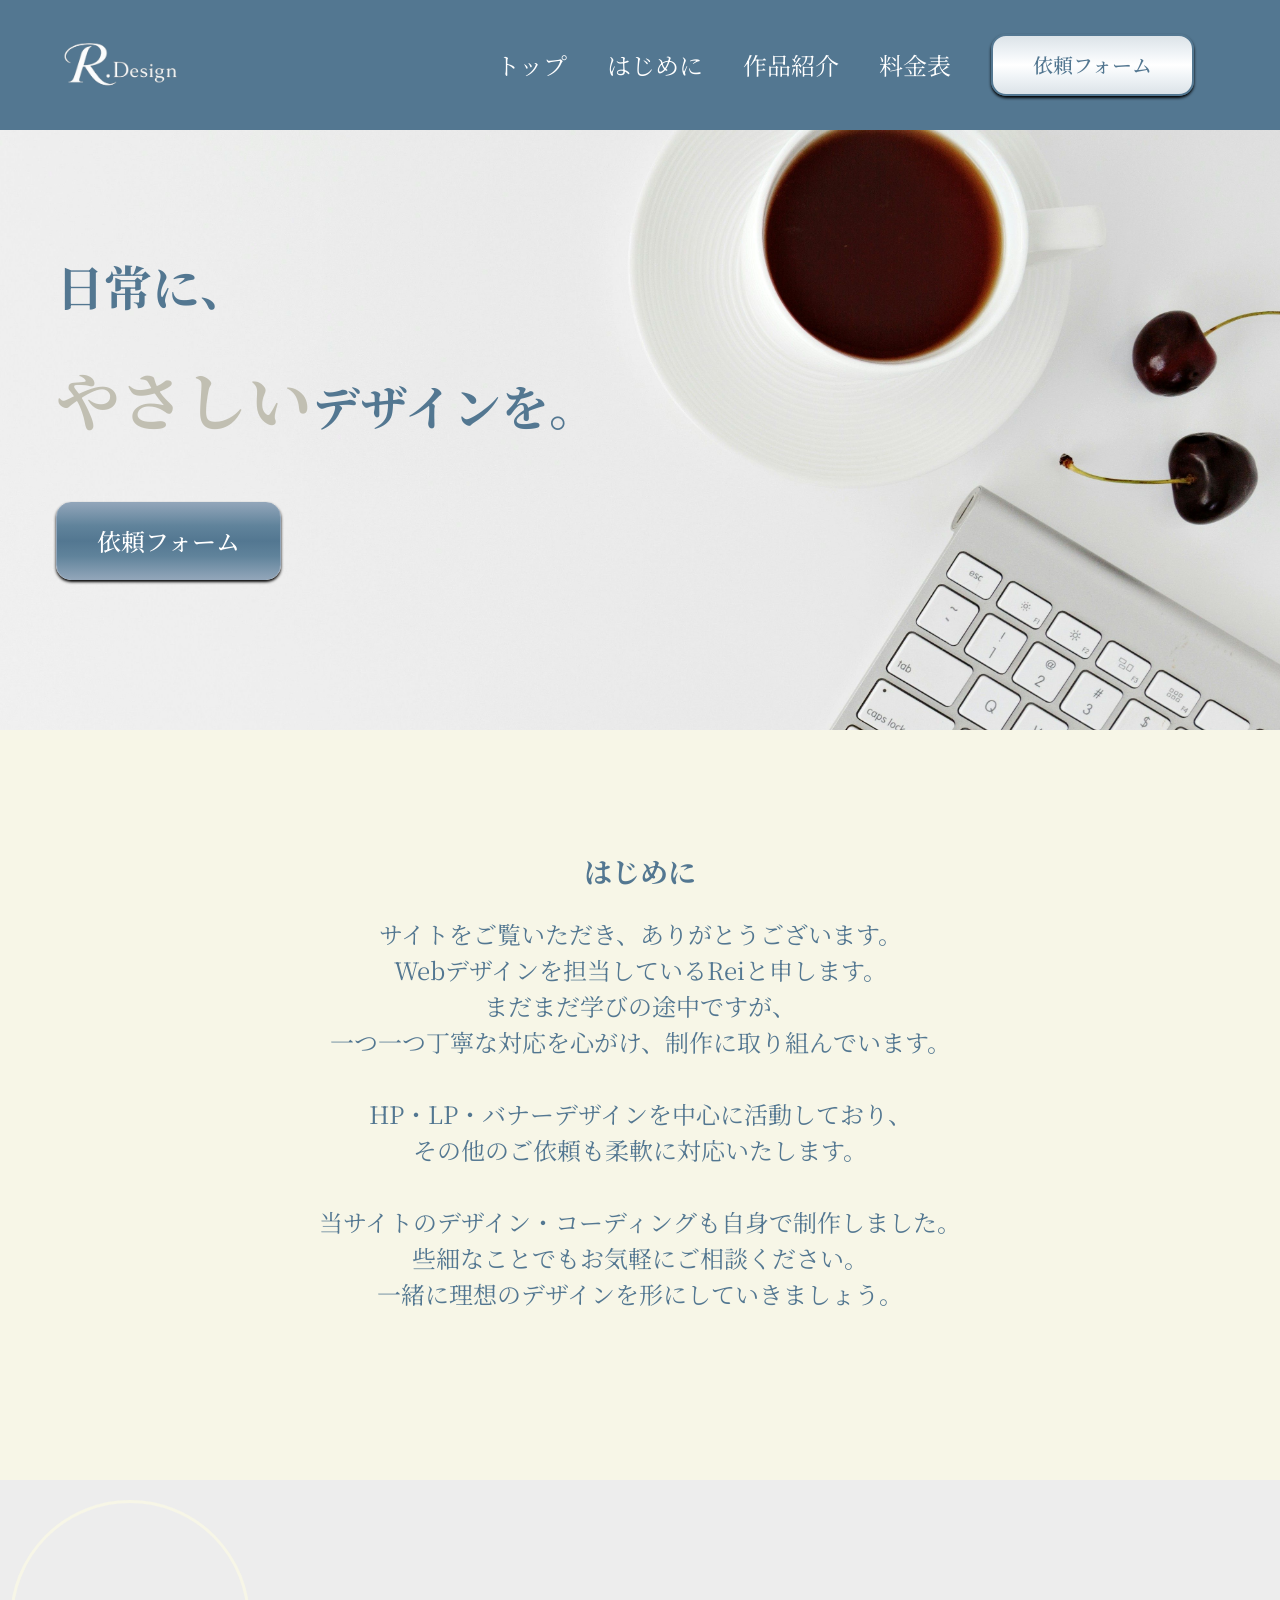
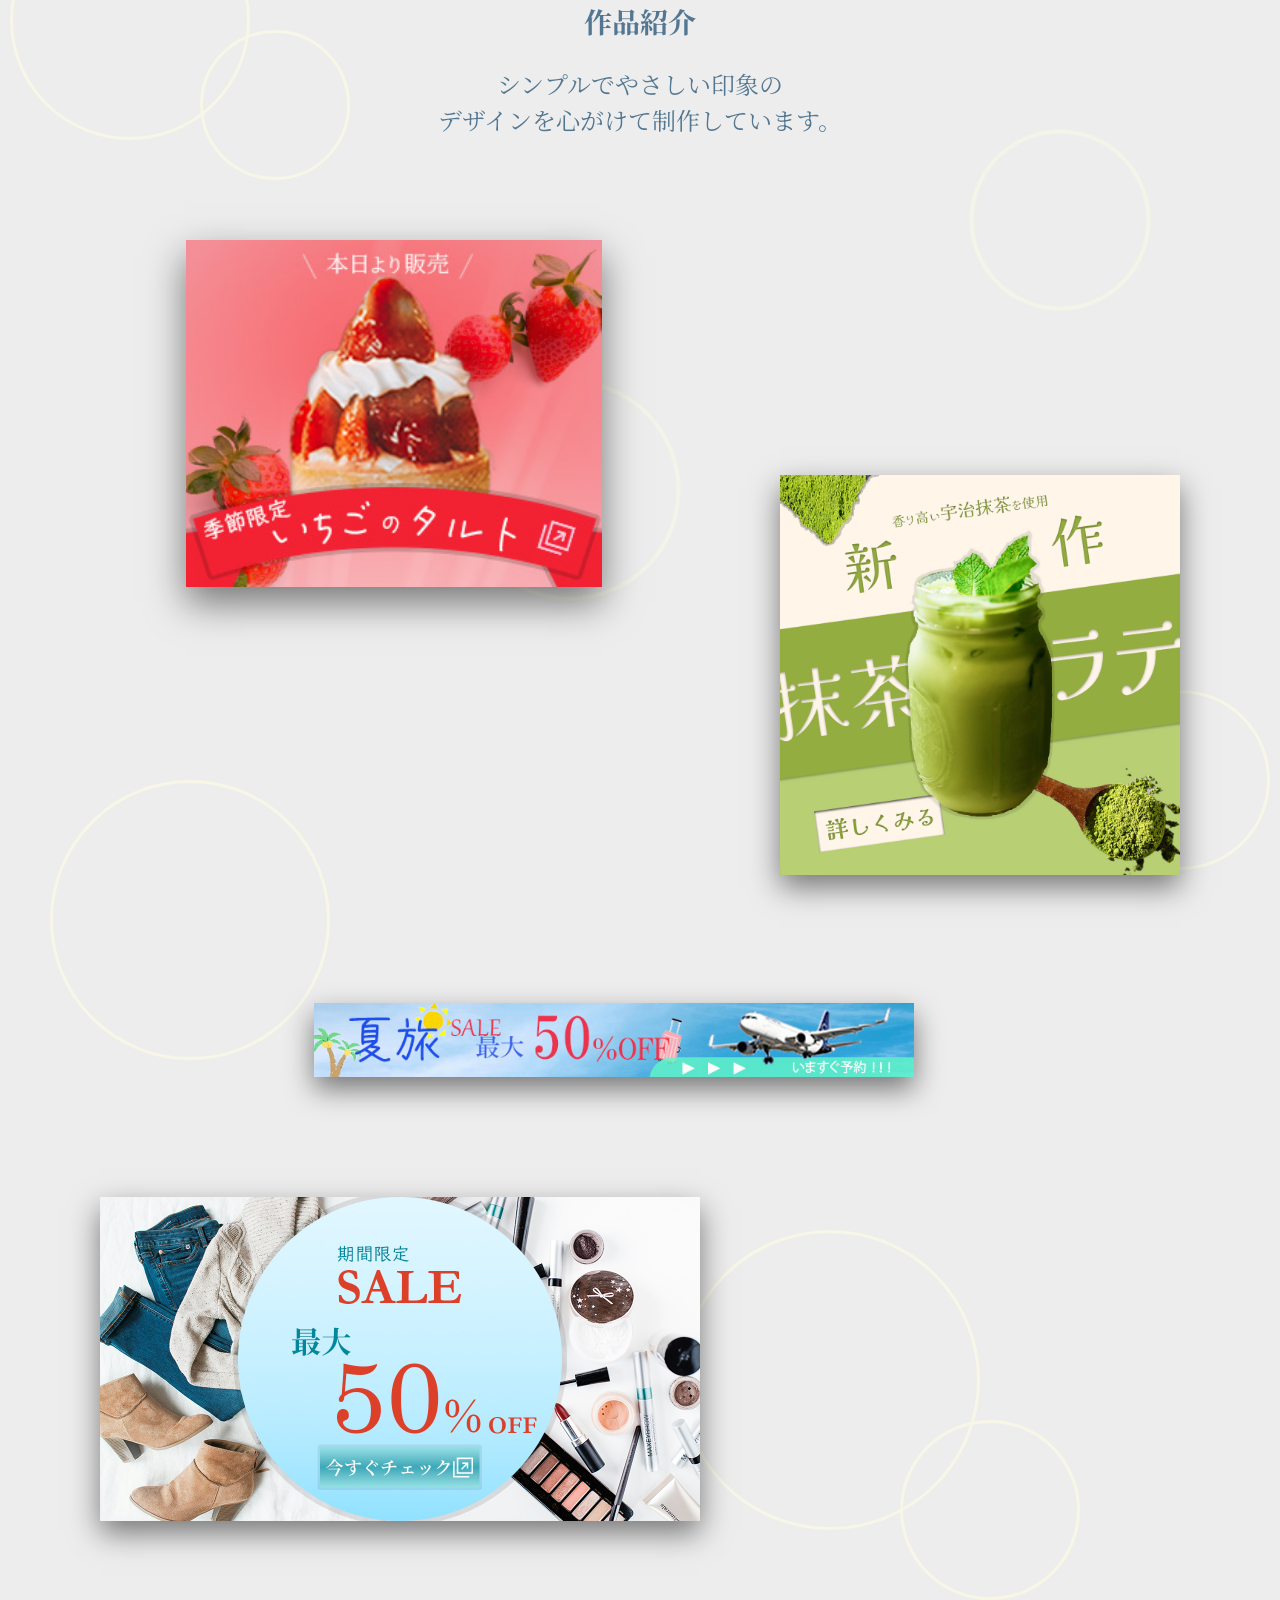
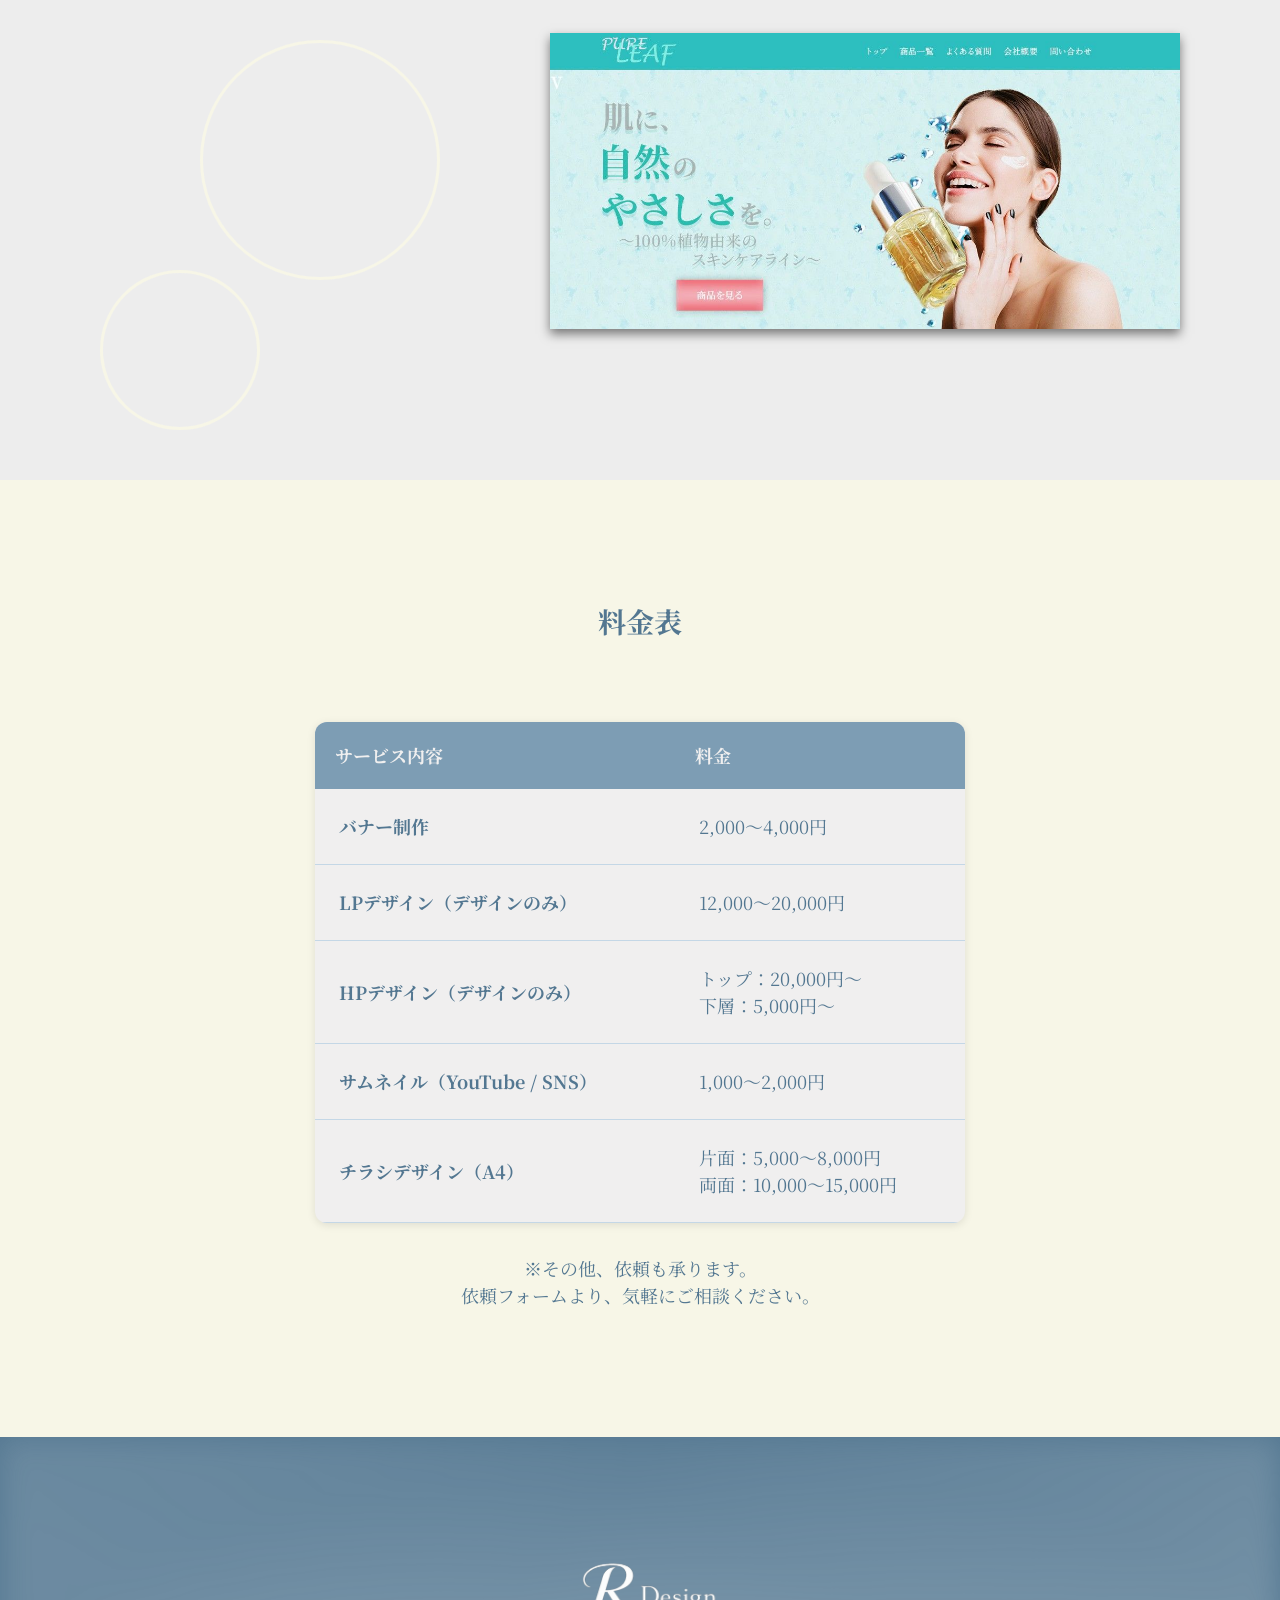
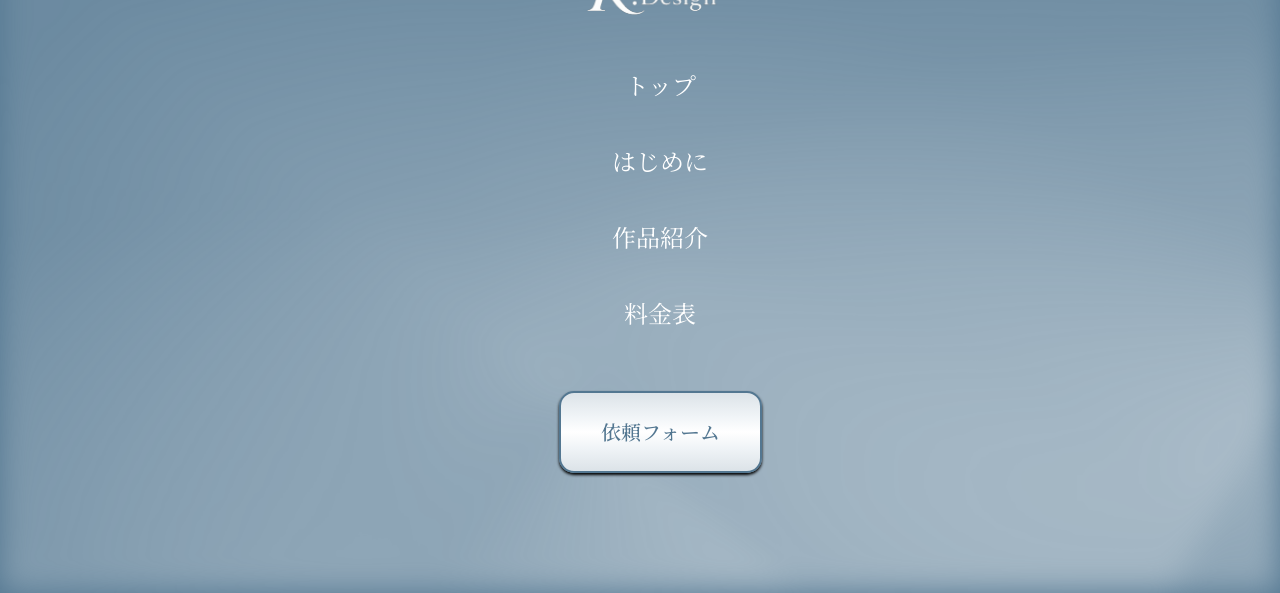
<file: index.html>
<!DOCTYPE html>
<html lang="ja">
<head>
    <meta charset="UTF-8">
    <meta name="viewport" content="width=device-width, initial-scale=1.0">
    <title>R.Desing</title>
    <meta name="description" content="Webデザイン制作ご相談受付中。日常に、やさしいデザインを。お気軽にご相談ください。">
    
    <link rel="preconnect" href="https://fonts.googleapis.com">
    <link rel="preconnect" href="https://fonts.gstatic.com" crossorigin>
    <link href="https://fonts.googleapis.com/css2?family=Noto+Serif+JP:wght@200..900&display=swap" rel="stylesheet">

    <link rel="stylesheet" href="sanitize.css">
    <link rel="stylesheet" href="style.css">

    <meta name="google-site-verification" content="RqnT3WWbEq7vfl-wjGAKl67C-I3CRRjX2Z-XG8n7-BY" />
</head>
<body>
    <header class="fadein">
        <div class="container">
        <h1>
            <figure>
                <img class="logo-first" src="logo.png" alt="ロゴ"></figure></h1>
        <nav>
            <div class="hamburger">
                <span></span>
                <span></span>
                <span></span>
            </div>
            <ul class="nav-first">
                <li><a href="#top">トップ</a></li>
                <li><a href="#about">はじめに</a></li>
                <li><a href="#works">作品紹介</a></li>
                <li><a href="#price-section">料金表</a></li>
                <li><a href="form.html" class="buttom">依頼フォーム</a></li>
            </ul>
        </nav>
        </div>
    </header>

    <main class="fadein">
        <section class="MV" id="top">
            <div class="box fadein">
                <h2 class="title">日常に、 <br></h2>
                <section class="section-title">
                <h2 class="title-sec"> やさしい</h2>
                <h2 class="title-tr">デザインを。</h2>
                </section>
                <p><a href="form.html" class="MV-botm">依頼フォーム</a></p>
            </div>
        </section>
        <section class="start" id="about">
            <section class="fadein">
            <div class="sentent fadein">
                <h3>はじめに</h3>
                <p class="start-sub fadein">サイトをご覧いただき、ありがとうございます。 <br>
                   Webデザインを担当しているReiと申します。<br>
                   まだまだ学びの途中ですが、<br>
                   一つ一つ丁寧な対応を心がけ、制作に取り組んでいます。<br><br>

                    HP・LP・バナーデザインを中心に活動しており、<br>
                    その他のご依頼も柔軟に対応いたします。<br><br>

                    当サイトのデザイン・コーディングも自身で制作しました。<br>
                    些細なことでもお気軽にご相談ください。<br>
                    一緒に理想のデザインを形にしていきましょう。</p>
            </div>
            </section>
        </section>
    </main>

    <aside class="fadein">
        <div class="img">
        <section class="image-section" id="works">
            <h3 class="image fadein">作品紹介</h3>
                <p class="section-about fadein">シンプルでやさしい印象の<br>
                   デザインを心がけて制作しています。
                </p>
                <figure class="work ichigo fadein">
                    <img src="ichigo.jpg"  class="img-hover work-img" alt="イチゴタルトバナー">
                    <figcaption>季節感と甘さが伝わる、 <br>
                                華やかなスイーツバナー。<br>
                                (2-3h)</figcaption>
                </figure>
                <figure class="work macha fadein">
                    <img src="macha.jpg"  class="img-hover work-img" alt="抹茶ラテバナー">
                    <figcaption>素材の良さと上品さを意識した、 <br>
                                落ち着いた新作告知バナー。<br>
                                (2-3h)</figcaption>
                </figure>
                <figure class="work travel fadein">
                    <img src="travel.jpg"  class="img-hover work-img" alt="夏旅行バナー">
                    <figcaption>夏らしい解放感で旅行気分を高める、 <br>
                                明るいセールバナー。<br>
                                (2-3h)</figcaption>
                </figure>
                <figure class="work sale fadein">
                    <img src="SALE.jpg"  class="img-hover work-img" alt="SALEバナー">
                    <figcaption>視線を集めるレイアウトで、<br>
                                セール間を強調した販促バナー。<br>
                                (2-3h)</figcaption>
                </figure>
                <figure class="work make fadein">
                    <img src="skin.jpg"  class="img-hover work-img" alt="スキンケアファーストビュー">
                    <figcaption>自然由来のやさしさを表現した、 <br>
                                清潔感のあるスキンケアHPファーストビュー。<br>(
                                2-3h)</figcaption>
                </figure>
                <div class="bg-circle circle3 circle-move"></div>
                <div class="bg-circle circle4 circle-move"></div>
                <div class="bg-circle circle5 circle-move"></div>
                <div class="bg-circle circle6 circle-move"></div>
                <div class="bg-circle circle7 circle-move"></div>
                <div class="bg-circle circle8 circle-move"></div>
                <div class="bg-circle circle9 circle-move"></div>
                <div class="bg-circle circle10 circle-move"></div>
        </section>
        </div>
        <section id="price-section" class="price fadein">
            <h3 class="price-main">料金表</h3>
        <table class="price-table fadein">
            <thead>
                <tr>
                    <th>サービス内容</th>
                    <th>料金</th>
                </tr>
            </thead>
            <tbody> 
                <tr> 
                    <td class="price-title">バナー制作</td>
                    <td>2,000〜4,000円</td>
                </tr>
                <tr>
                    <td class="price-title">LPデザイン（デザインのみ）</td>
                    <td>12,000〜20,000円</td>
                </tr>
                <tr>
                    <td class="price-title">HPデザイン（デザインのみ）</td>
                    <td>トップ：20,000円〜<br>
                         下層：5,000円〜</td>
                </tr>
                <tr>
                    <td class="price-title">サムネイル（YouTube / SNS）</td>
                    <td>1,000〜2,000円</td>
                </tr>
                <tr>
                    <td class="price-title">チラシデザイン（A4）</td>
                    <td>片面：5,000〜8,000円 <br>
                        両面：10,000〜15,000円</td>
                </tr>
            </tbody>
        </table> 
        <p class="price-item fadein">※その他、依頼も承ります。<br>
            依頼フォームより、気軽にご相談ください。</p>
        </section>
    </aside>

    <footer class="fadein">
        <section> 
        <figure>
            <img class="logo-en"  src="logo.png" alt="ロゴ">
        </figure>
        <ul class="end">
            <li class="en-section"><a href="#top">トップ</a></li>
            <li class="en-section"><a href="#about">はじめに</a></li>
            <li class="en-section"><a href="#works">作品紹介</a></li>
            <li class="en-section"><a href="#price-section">料金表</a></li>
            <li class="en-buttom"><a href="form.html" class="buttom">依頼フォーム</a></li>
        </ul>
        </section>
    </footer>
    <script src="add.js"></script>
</body>
</html>
</file>
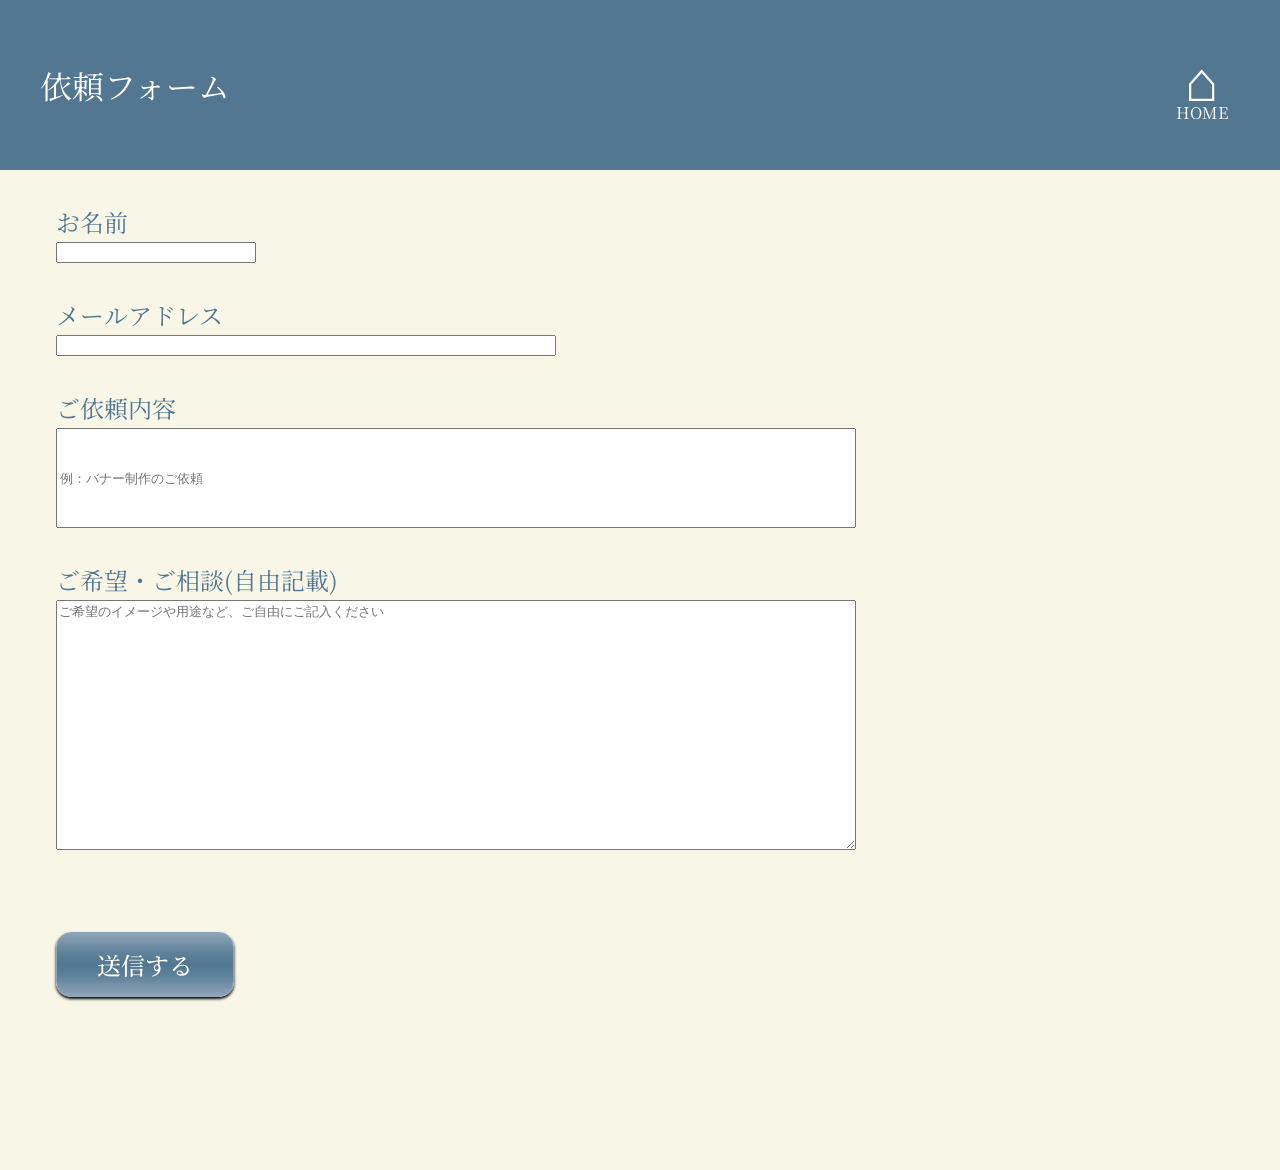
<file: form.html>
<!DOCTYPE html>
<html lang="ja">
<head>
    <meta charset="UTF-8">
    <meta name="viewport" content="width=device-width, initial-scale=1.0">
    <title>R.Desing 依頼フォーム</title>
    
    <link rel="preconnect" href="https://fonts.googleapis.com">
    <link rel="preconnect" href="https://fonts.gstatic.com" crossorigin>
    <link href="https://fonts.googleapis.com/css2?family=Noto+Serif+JP:wght@200..900&display=swap" rel="stylesheet">

    <link rel="stylesheet" href="sanitize.css">
    <link rel="stylesheet" href="form.css">
</head>
<body>
    <header class="form-header">
        <p class="title-form">依頼フォーム</p>
        <a href="index.html" class="back-home">
            <span class="home-icon">⌂</span>
            <span class="home-text">HOME</span>
        </a>
    </header>
    <form class="contact-form" 
                action="https://usebasin.com/f/b14c13c3386f" 
                method="post"
                data-redirect="https://iremon0313-star.github.io/r-design/thx.html">
        <label class="text">お名前</label><br>
        <input type="text" id="name" name="name" required><br>

        <label class="email">メールアドレス</label><br>
        <input type="email" id="email" name="email" required><br>

        <label class="subject">ご依頼内容</label><br>
        <input type="text" id="subject" name="subject" placeholder="例：バナー制作のご依頼"><br>

        <label class="message">ご希望・ご相談(自由記載)</label><br>
        <textarea id="message" name="message" placeholder="ご希望のイメージや用途など、ご自由にご記入ください"></textarea><br>

        <button type="submit" class="button">送信する</button>
    </form>
    
    
</body>
</html>
</file>
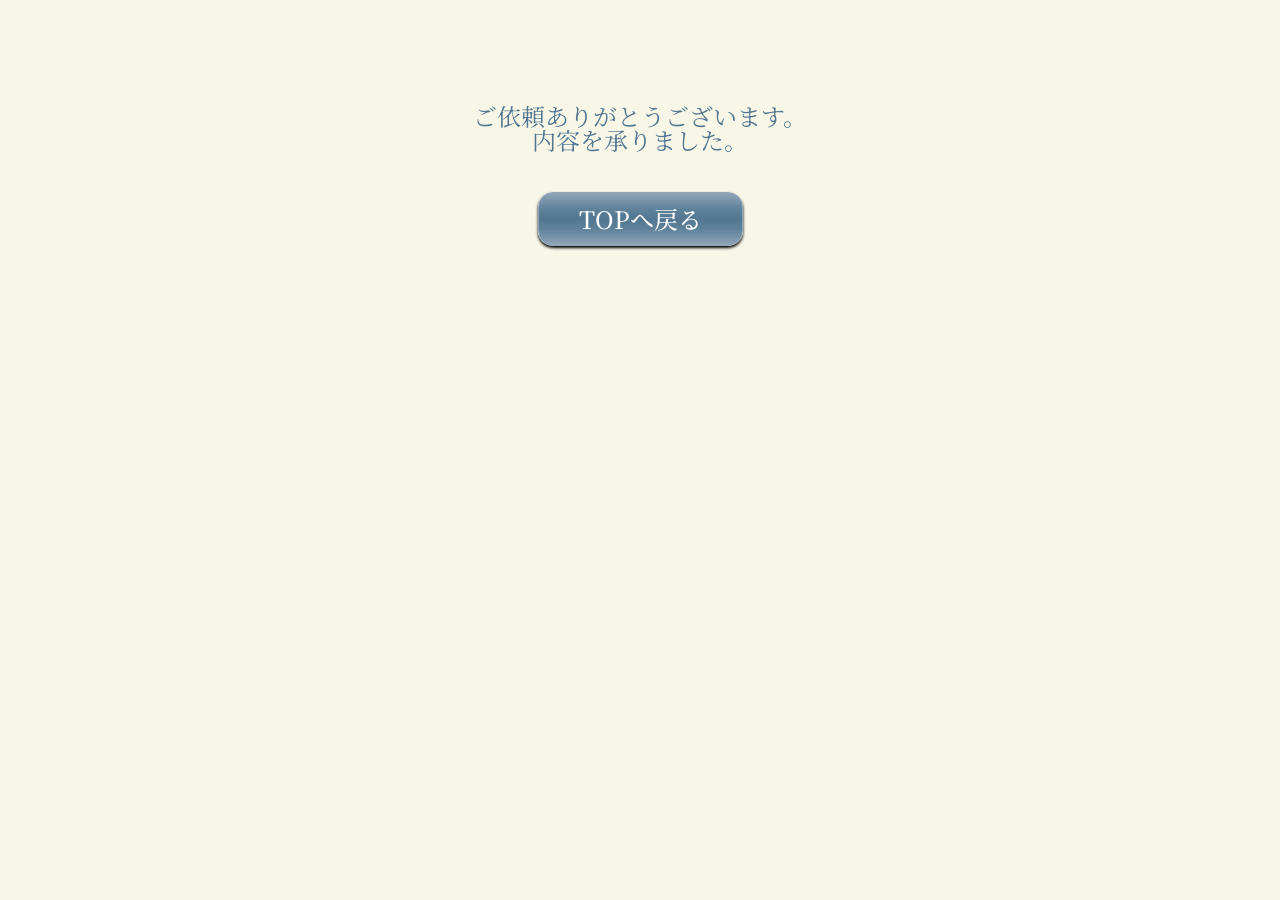
<file: thx.html>
<!DOCTYPE html>
<html lang="ja">
<head>
    <meta charset="UTF-8">
    <meta name="viewport" content="width=device-width, initial-scale=1.0">
    <title>R.Desing</title>
    
    <link rel="preconnect" href="https://fonts.googleapis.com">
    <link rel="preconnect" href="https://fonts.gstatic.com" crossorigin>
    <link href="https://fonts.googleapis.com/css2?family=Noto+Serif+JP:wght@200..900&display=swap" rel="stylesheet">

    <link rel="stylesheet" href="sanitize.css">
    <link rel="stylesheet" href="thx.css">
</head>
<body>
    <title>
        送信完了
    </title>
    <p>
        ご依頼ありがとうございます。<br>
        内容を承りました。
    </p>
    <p><a href="index.html" class="butm">
    TOPへ戻る
    </a>
    </p>
</body>
</html>
</file>
<file: sanitize.css>
/* Document
 * ========================================================================== */

/**
 * Add border box sizing in all browsers (opinionated).
 */

*,
::before,
::after {
  box-sizing: border-box;
}

/**
 * 1. Add text decoration inheritance in all browsers (opinionated).
 * 2. Add vertical alignment inheritance in all browsers (opinionated).
 */

::before,
::after {
  text-decoration: inherit; /* 1 */
  vertical-align: inherit; /* 2 */
}

/**
 * 1. Use the default cursor in all browsers (opinionated).
 * 2. Change the line height in all browsers (opinionated).
 * 3. Use a 4-space tab width in all browsers (opinionated).
 * 4. Remove the grey highlight on links in iOS (opinionated).
 * 5. Prevent adjustments of font size after orientation changes in
 *    IE on Windows Phone and in iOS.
 * 6. Breaks words to prevent overflow in all browsers (opinionated).
 */

html {
  cursor: default; /* 1 */
  line-height: 1.5; /* 2 */
  -moz-tab-size: 4; /* 3 */
  tab-size: 4; /* 3 */
  -webkit-tap-highlight-color: transparent /* 4 */;
  -ms-text-size-adjust: 100%; /* 5 */
  -webkit-text-size-adjust: 100%; /* 5 */
  word-break: break-word; /* 6 */
}

/* Sections
 * ========================================================================== */

/**
 * Remove the margin in all browsers (opinionated).
 */

body {
  margin: 0;
}

/**
 * Correct the font size and margin on `h1` elements within `section` and
 * `article` contexts in Chrome, Edge, Firefox, and Safari.
 */

h1 {
  font-size: 2em;
  margin: 0.67em 0;
}

/* Grouping content
 * ========================================================================== */

/**
 * Remove the margin on nested lists in Chrome, Edge, IE, and Safari.
 */

dl dl,
dl ol,
dl ul,
ol dl,
ul dl {
  margin: 0;
}

/**
 * Remove the margin on nested lists in Edge 18- and IE.
 */

ol ol,
ol ul,
ul ol,
ul ul {
  margin: 0;
}

/**
 * 1. Add the correct sizing in Firefox.
 * 2. Show the overflow in Edge 18- and IE.
 */

hr {
  height: 0; /* 1 */
  overflow: visible; /* 2 */
}

/**
 * Add the correct display in IE.
 */

main {
  display: block;
}

/**
 * Remove the list style on navigation lists in all browsers (opinionated).
 */

nav ol,
nav ul {
  list-style: none;
  padding: 0;
}

/**
 * 1. Correct the inheritance and scaling of font size in all browsers.
 * 2. Correct the odd `em` font sizing in all browsers.
 */

pre {
  font-family: monospace, monospace; /* 1 */
  font-size: 1em; /* 2 */
}

/* Text-level semantics
 * ========================================================================== */

/**
 * Remove the gray background on active links in IE 10.
 */

a {
  background-color: transparent;
}

/**
 * Add the correct text decoration in Edge 18-, IE, and Safari.
 */

abbr[title] {
  text-decoration: underline;
  text-decoration: underline dotted;
}

/**
 * Add the correct font weight in Chrome, Edge, and Safari.
 */

b,
strong {
  font-weight: bolder;
}

/**
 * 1. Correct the inheritance and scaling of font size in all browsers.
 * 2. Correct the odd `em` font sizing in all browsers.
 */

code,
kbd,
samp {
  font-family: monospace, monospace; /* 1 */
  font-size: 1em; /* 2 */
}

/**
 * Add the correct font size in all browsers.
 */

small {
  font-size: 80%;
}

/* Embedded content
 * ========================================================================== */

/*
 * Change the alignment on media elements in all browsers (opinionated).
 */

audio,
canvas,
iframe,
img,
svg,
video {
  vertical-align: middle;
}

/**
 * Add the correct display in IE 9-.
 */

audio,
video {
  display: inline-block;
}

/**
 * Add the correct display in iOS 4-7.
 */

audio:not([controls]) {
  display: none;
  height: 0;
}

/**
 * Remove the border on iframes in all browsers (opinionated).
 */

iframe {
  border-style: none;
}

/**
 * Remove the border on images within links in IE 10-.
 */

img {
  border-style: none;
}

/**
 * Change the fill color to match the text color in all browsers (opinionated).
 */

svg:not([fill]) {
  fill: currentColor;
}

/**
 * Hide the overflow in IE.
 */

svg:not(:root) {
  overflow: hidden;
}

/* Tabular data
 * ========================================================================== */

/**
 * Collapse border spacing in all browsers (opinionated).
 */

table {
  border-collapse: collapse;
}

/* Forms
 * ========================================================================== */

/**
 * Remove the margin on controls in Safari.
 */

button,
input,
select {
  margin: 0;
}

/**
 * 1. Show the overflow in IE.
 * 2. Remove the inheritance of text transform in Edge 18-, Firefox, and IE.
 */

button {
  overflow: visible; /* 1 */
  text-transform: none; /* 2 */
}

/**
 * Correct the inability to style buttons in iOS and Safari.
 */

button,
[type="button"],
[type="reset"],
[type="submit"] {
  -webkit-appearance: button;
}

/**
 * 1. Change the inconsistent appearance in all browsers (opinionated).
 * 2. Correct the padding in Firefox.
 */

fieldset {
  border: 1px solid #a0a0a0; /* 1 */
  padding: 0.35em 0.75em 0.625em; /* 2 */
}

/**
 * Show the overflow in Edge 18- and IE.
 */

input {
  overflow: visible;
}

/**
 * 1. Correct the text wrapping in Edge 18- and IE.
 * 2. Correct the color inheritance from `fieldset` elements in IE.
 */

legend {
  color: inherit; /* 2 */
  display: table; /* 1 */
  max-width: 100%; /* 1 */
  white-space: normal; /* 1 */
}

/**
 * 1. Add the correct display in Edge 18- and IE.
 * 2. Add the correct vertical alignment in Chrome, Edge, and Firefox.
 */

progress {
  display: inline-block; /* 1 */
  vertical-align: baseline; /* 2 */
}

/**
 * Remove the inheritance of text transform in Firefox.
 */

select {
  text-transform: none;
}

/**
 * 1. Remove the margin in Firefox and Safari.
 * 2. Remove the default vertical scrollbar in IE.
 * 3. Change the resize direction in all browsers (opinionated).
 */

textarea {
  margin: 0; /* 1 */
  overflow: auto; /* 2 */
  resize: vertical; /* 3 */
}

/**
 * Remove the padding in IE 10-.
 */

[type="checkbox"],
[type="radio"] {
  padding: 0;
}

/**
 * 1. Correct the odd appearance in Chrome, Edge, and Safari.
 * 2. Correct the outline style in Safari.
 */

[type="search"] {
  -webkit-appearance: textfield; /* 1 */
  outline-offset: -2px; /* 2 */
}

/**
 * Correct the cursor style of increment and decrement buttons in Safari.
 */

::-webkit-inner-spin-button,
::-webkit-outer-spin-button {
  height: auto;
}

/**
 * Correct the text style of placeholders in Chrome, Edge, and Safari.
 */

::-webkit-input-placeholder {
  color: inherit;
  opacity: 0.54;
}

/**
 * Remove the inner padding in Chrome, Edge, and Safari on macOS.
 */

::-webkit-search-decoration {
  -webkit-appearance: none;
}

/**
 * 1. Correct the inability to style upload buttons in iOS and Safari.
 * 2. Change font properties to `inherit` in Safari.
 */

::-webkit-file-upload-button {
  -webkit-appearance: button; /* 1 */
  font: inherit; /* 2 */
}

/**
 * Remove the inner border and padding of focus outlines in Firefox.
 */

::-moz-focus-inner {
  border-style: none;
  padding: 0;
}

/**
 * Restore the focus outline styles unset by the previous rule in Firefox.
 */

:-moz-focusring {
  outline: 1px dotted ButtonText;
}

/**
 * Remove the additional :invalid styles in Firefox.
 */

:-moz-ui-invalid {
  box-shadow: none;
}

/* Interactive
 * ========================================================================== */

/*
 * Add the correct display in Edge 18- and IE.
 */

details {
  display: block;
}

/*
 * Add the correct styles in Edge 18-, IE, and Safari.
 */

dialog {
  background-color: white;
  border: solid;
  color: black;
  display: block;
  height: -moz-fit-content;
  height: -webkit-fit-content;
  height: fit-content;
  left: 0;
  margin: auto;
  padding: 1em;
  position: absolute;
  right: 0;
  width: -moz-fit-content;
  width: -webkit-fit-content;
  width: fit-content;
}

dialog:not([open]) {
  display: none;
}

/*
 * Add the correct display in all browsers.
 */

summary {
  display: list-item;
}

/* Scripting
 * ========================================================================== */

/**
 * Add the correct display in IE 9-.
 */

canvas {
  display: inline-block;
}

/**
 * Add the correct display in IE.
 */

template {
  display: none;
}

/* User interaction
 * ========================================================================== */

/*
 * 1. Remove the tapping delay in IE 10.
 * 2. Remove the tapping delay on clickable elements
      in all browsers (opinionated).
 */

a,
area,
button,
input,
label,
select,
summary,
textarea,
[tabindex] {
  -ms-touch-action: manipulation; /* 1 */
  touch-action: manipulation; /* 2 */
}

/**
 * Add the correct display in IE 10-.
 */

[hidden] {
  display: none;
}

/* Accessibility
 * ========================================================================== */

/**
 * Change the cursor on busy elements in all browsers (opinionated).
 */

[aria-busy="true"] {
  cursor: progress;
}

/*
 * Change the cursor on control elements in all browsers (opinionated).
 */

[aria-controls] {
  cursor: pointer;
}

/*
 * Change the cursor on disabled, not-editable, or otherwise
 * inoperable elements in all browsers (opinionated).
 */

[aria-disabled="true"],
[disabled] {
  cursor: not-allowed;
}

/*
 * Change the display on visually hidden accessible elements
 * in all browsers (opinionated).
 */

[aria-hidden="false"][hidden] {
  display: initial;
}

[aria-hidden="false"][hidden]:not(:focus) {
  clip: rect(0, 0, 0, 0);
  position: absolute;
}
</file>
<file: style.css>
@charset "utf-8";

html{
    scroll-behavior: smooth;
}

body{
  font-family: "Noto Serif JP", "Hiragino Sans", "Yu Gothic", "Meiryo", sans-serif;
  font-size: 24px;
  line-height: 1.5;
  color: #537791;
  margin: 0;
  padding: 0;
}
h1,h2,h3,p,figure{
    margin: 0;
}
.price{
    background-color: #f7f6e7;
}
.price-main{
    padding-top: 120px;
    padding-bottom: 40px;
    text-align: center;
}
.price-item{
    transform: translateY(-8px);
    text-align: center;
    font-size: 18px;
    padding-bottom: 120px;
}

.price-table {
  width: 100%;
  max-width: 650px;
  margin: 40px auto; 
  border-collapse: collapse;
  background: #f0efef;
  border-radius: 12px;
  overflow: hidden;
  box-shadow: 0 2px 8px rgba(0,0,0,0.1);
}

.price-table th {
  background: #7d9db4;
  padding: 20px;
  text-align: left;
  font-size: 18px;
  color: #f0efef;
}

.price-table td {
  padding: 24px;
  border-bottom: 1px solid #c4d7e6;
  font-size: 18px;
  color: #537791;
}
.price-title{
    font-weight: bold;
}

.fadein{
    opacity: 0;
    transition: 2.0s ease;
    height: auto;
}
.fadein.show{
    opacity: 1;
    pointer-events: auto;
}

img{
    max-width: 100%;
    display: block;
}
.logo-first{
    max-width: 150px;
    width: 100%;
    height: auto;
    padding-left: 32px;
  }

.container{
    display: flex;
    justify-content: space-between;
    align-items: center;
    padding: 10px 30px;
    background-color: #537791;
    max-width: 1440px;
    width: 100%;
    max-height: auto;
    height: auto;
}
nav {
    display: flex;
    align-items: center;
    gap: 40px;
}
.nav-first {
    display: flex;
    align-items: center;
    gap: 40px;
    list-style: none;
    padding-right: 56px;
}

.nav-first a{
    color: #fff;
    text-decoration: none;
}
.hamburger{
    display: none;
}

.buttom{
    display: inline-block;
    padding: 14px 40px;
    background: linear-gradient(to bottom,
    #dce3e8 0%,
    #f0f4f7 30%,
    #fff 50%,
    #f0f4f7 70%,
    #dce3e8 100%);
    color: #537791 !important;
    border: 2px solid #537791;
    border-radius:15px;
    font-size: 20px;
    font-weight: 500;
    text-decoration: none;
    transition: 0.3s ease;
    box-shadow: 0 2px 3px rgba(0, 0, 0, 1);
}

.buttom:active{
    transform: translateY(2px);
    box-shadow: 0 2px 6px rgba(0, 0, 0, 0.2);
}

.MV{
   background-image: url(HPMV.jpg);
   background-size: cover;
   background-position: center 0%;
   background-repeat: no-repeat;
   height: 600px;
   margin: 0;
}

.MV-botm{ 
    margin-top: 40px;
    display: inline-block;
    padding: 14px 40px;
    background: linear-gradient(to bottom,
    #91a5b9 0%,
    #60839b 30%,
    #537791 50%,
    #60839b 70%,
    #91a5b9 100%);
    color: #fff;
    border: 1px solid #91a5b9;
    border-radius:15px;
    font-size: 24px;
    font-weight: 500;
    text-decoration: none;
    transition: 0.3s ease;
    box-shadow: 0 2px 3px rgba(0, 0, 0, 1);
}
.MV-botm:active{
    transform: translateY(2px);
    box-shadow: 0 2px 6px rgba(0, 0, 0, 0.2);
}
.box{
    padding-top: 108px;
    padding-left: 56px;
    line-height: 2.0;
}
.title{
    font-size: 48px;
}
.section-title{
    display: flex;
    align-items: center;
}
.title-sec{
    font-size: 64px;
    color: #c1bfb2
}
.title-tr{
    font-size: 48px;
    padding-top: 15px;
}
.start{
    background-color: #f7f6e7;
    text-align: center;
    height: 750px;
    padding-top: 120px;
}
.start-sub{
    padding-top: 24px;
    padding-bottom: 120px;
}
.work figcaption {
    position: absolute;
    bottom: 0;
    left: 0;
    width: 100%;
    padding: 12px;
    background: rgba(0,0,0,0.55);
    color: #fff;
    font-size: 14px;
    opacity: 0;
    transition: 0.3s ease;
}
.work {
    position: relative;
    overflow: hidden;
}
.work img {
    width: 100%;
    height: auto;
    display: block;
}

@media screen and (min-width: 769px) {
    .work:hover figcaption {
        opacity: 1;
    }
}
.section-main{
    padding-top: 24px;
}

.section-about{
    padding-top: 24px;
    padding-bottom: 142px;
}

.img{
    background-color: #ededed;
    text-align: center;
    padding-top: 120px;
    height: 2200px;
    position: relative;
    z-index: 0;
    overflow: hidden;
}

.img::after{
    content: "";
    position: absolute;
    width: 180px;
    height: 180px;
    background:transparent;
    border: 3px solid #f7f6e7;
    border-radius: 50%;
    top: 250px;
    right: 130px;
    opacity: 1;
    filter: blur(1px);
    z-index: -1;
}
.img::before{
    content: "";
    position: absolute;
    width: 220px;
    height: 220px;
    background:transparent;
    border: 3px solid #f7f6e7;
    border-radius: 50%;
    top: 500px;
    right: 600px;
    opacity: 1;
    filter: blur(1px);
    z-index: -1;
}
.bg-circle{
    position: absolute;
    border: 3px solid #f7f6e7;
    border-radius: 50%;
    opacity: 1;
    z-index: -1;
}
.circle3{
    width: 160px;
    height: 160px;
    bottom: 50px;
    left: 100px;
}
.circle4{
    width: 240px;
    height: 240px;
    bottom: 200px;
    left: 200px;
}
.circle5{
    width: 300px;
    height: 300px;
    bottom: 550px;
    right: 300px;
}
.circle6{
    width: 180px;
    height: 180px;
    bottom: 480px;
    right: 200px;
}
.circle7{
    width: 280px;
    height: 280px;
    top: 900px;
    left: 50px;
}
.circle8{
    width: 180px;
    height: 180px;
    top: 810px;
    right: 10px;
}
.circle9{
    width: 240px;
    height: 240px;
    top: 20px;
    left: 10px;
}
.circle10{
    width: 150px;
    height: 150px;
    top: 150px;
    left:200px;
}
.circle3 { animation-duration: 20s; }
.circle4 { animation-duration: 25s; }
.circle5 { animation-duration: 28s; }
.circle6 { animation-duration: 26s; }
.circle7 { animation-duration: 22s; }
.circle8 { animation-duration: 18s; }
.circle9 { animation-duration: 23s; }
.circle10 { animation-duration: 20s; }
.img::before { animation-duration: 25s; }
.img::after  { animation-duration: 30s; }

@keyframes floatWaveBig {
    0%   { transform: translate(0, 0) scale(1.15); }
    20%  { transform: translate(190px, -220px) scale(1.08); }
    50%  { transform: translate(-210px, 200px) scale(0.92); }
    80%  { transform: translate(140px, -210px) scale(1.05); }
    100% { transform: translate(0, 0) scale(1.15); }
}

.ichigo{
    transform: scale(1.3) translateX(180px);
    width: 100%;
    max-width: 320px;
    height: auto;
    box-shadow: 0 12px 28px rgba(0,0,0,0.5);
}
.macha{
    max-width: 400px;
    width: 100%;
    height: auto;
    margin-left: auto;
    transform: translateX(-100px)translateY(-72px);
    box-shadow: 0 12px 28px rgba(0,0,0,0.5);
}
.travel{
    max-width: 600px;
    width: 100%;
    height: auto;
    transform: translateX(314px)translateY(56px);
    box-shadow: 0 12px 28px rgba(0,0,0,0.5);
}
.sale{
    max-width: 600px;
    width: 100%;
    height: auto;
    transform: translateX(100px)translateY(176px);
    box-shadow: 0 12px 28px rgba(0,0,0,0.5);
}
.make{
    max-width: 630px;
    width: 100%;
    height: auto;
    margin-left: auto;
    transform: translateX(-100px)translateY(288px);
    box-shadow: 0 5px 10px rgba(0,0,0,0.5);
}
.img-hover {
    transition: 0.4s ease;
}

.img-hover:hover {
    transform: translateY(-3px);
    box-shadow: 0 12px 28px rgba(0,0,0,0.2);
}
footer{
    background-color: #537791;
    text-align: center;
    line-height: 2.5;
    height: 800px;
    position: relative;
    overflow: hidden;
    z-index: 1;
}
footer::before{
    content: "";
    position: absolute;
    inset: 0;
    background: radial-gradient(ellipse at 18% 75%,rgba(255,255,255,0.30),transparent 40%),
                radial-gradient(ellipse at 35% 40%,rgba(255,255,255,0.26),transparent 45%),
                radial-gradient(ellipse at 70% 55%,rgba(255,255,255,0.28),transparent 50%),
                radial-gradient(ellipse at 55% 85%,rgba(255,255,255,0.22),transparent 45%),
                radial-gradient(ellipse at 80% 30%,rgba(255,255,255,0.20),transparent 50%),
                conic-gradient(from 130deg at 30% 50%,
                     rgba(255,255,255,0.10) 0deg,
                     transparent 90deg,
                     rgba(255,255,255,0.12) 180deg,
                     transparent 360deg),
                conic-gradient(from 210deg at 70% 40%,
                     rgba(255,255,255,0.16) 0deg,
                     transparent 90deg,
                     rgba(255,255,255,0.10) 250deg,
                     transparent 360deg);
    filter: blur(15px);
    z-index: -1;
    background-size: 150% 150%;
    animation: waveFlow 40s ease-in-out infinite;
}

@keyframes waveFlow {
    0%   { background-position: 0% 50%; }
    20%  { background-position: 40% 70%; }
    50%  { background-position: 100% 40%; }
    80%  { background-position: 60% 65%; }
    100% { background-position: 0% 50%; }
}

.en-section{
    margin-bottom: 16px;
}

.logo-en{
    max-width: 160px;
    width: 100%;
    height: auto;
    display: block;
    margin-left: auto;
    margin-right: auto;
    padding-left: 20px;
    padding-top: 112px;
}
.end{
    list-style: none;
}
.end a{
    color: #fff;
    text-decoration: none;
}
.en-buttom{
    padding-top: 32px;
    padding-bottom: 96px;
}



@media screen and (max-width: 768px) {
    body {
        font-size: 16px;
        line-height: 1.6;
    }
    body.no-scroll{
        overflow: hidden;
        height: 100vh;
    }
    .container {
        padding: 10px 20px;
        height: 70px;
        position: relative;
    }
    .logo-first {
        max-width: 120px;
        padding-left: 0;
    }
    nav {
        width: 100%;
        display: block;
        z-index: 2000;
    }
    .nav-first.active {
        display: flex !important;
    }
    .nav-first li a {
        font-size: 24px;
        color: #fff;
        display: block;
        width: 100%;
    }
    .nav-first li{
        width: 100%;
    }
    .nav-first {
        position: fixed;
        top: 0;
        left: 0;
        width: 100%;
        height: 100%;
        background: rgba(0, 0, 0, 0.6);
        display: none;
        flex-direction: column !important;
        justify-content: center !important;
        align-items: center !important;
        text-align: center;
        gap: 32px;
        z-index: 1000;
        padding-right: 0 !important;
    }
    .hamburger {
        top: 50%;
        right: 20px;
        width: 32px;
        height: 24px;
        transform: translateY(-50%);
        display: flex;
        flex-direction: column;
        justify-content: space-between;
        cursor: pointer;
        margin-left: auto;
        position: absolute;
        z-index: 3000;
    }

    .hamburger span {
        display: block;
        width: 100%;
        height: 3px;
        background: #fff;
        border-radius: 2px;
        transition: 0.3s ease;
    }
    .hamburger.active span:nth-child(1) {
       transform: translateY(10px) rotate(45deg);
    }

    .hamburger.active span:nth-child(2) {
        opacity: 0;
    }

    .hamburger.active span:nth-child(3) {
        transform: translateY(-10px) rotate(-45deg);
    }
    
    @keyframes fadeIn {
        from { opacity: 0; }
        to { opacity: 1; }
    }
    .MV {
        height: 380px;
        background-position: center;
    }
    .box {
        padding-top: 60px;
        padding-left: 20px;
    }
    .title {
        font-size: 28px;
    }
    .MV-botm {
        font-size: 18px;
        padding: 10px 28px;
    }
    .section-title {
        display: flex;
        align-items: center; 
        gap: 4px; 
    }
    .title-sec {
        font-size: 36px;
    }
    .title-tr {
        font-size: 28px;
        padding-top: 7px !important;
    }
    .start{
        height: auto !important;
        padding-top: 96px !important;
        padding-bottom: 96px !important;
    }
    .start-sub{
        padding-bottom: 96px;
    }

    .section-about{
        padding: top 16px !important;
        padding-bottom: 1.2px;
    }
    
    .image-section{
        padding-top: 120px !important;
    }
    .img{
        height: auto !important;
        padding-top: 40px !important;
        padding-bottom: 96px !important;
    }
    .work figcaption {
        display: none;
        padding: 8px 0 0;
        font-size: 14px;
        color: #537791;
        text-align: center;
        position: static;
        background: none;
        opacity: 1;
    }
    .work:hover figcaption {
        opacity: 1;
    }
    .work.open figcaption {
        display: block;
    }

    .ichigo,
    .macha,
    .travel,
    .sale,
    .make {
        transform: none !important;
        max-width: 80%;
        display: block !important;
        text-align: center !important;
        margin: 120px auto !important;
        margin-top: 56px !important;
    }
    .bg-circle {display: none;
    }

    .img::before,
    .img::after {
       display: none;
       content: none;
    }

    .price-table{
        width: auto;
    }

    footer {
        height: auto;
        padding: 40px 0;
        text-align: center;
        align-items: center;
    }

    .logo-en {
        margin: 0 auto;
        padding: 0;
    }


    .end {
       margin: 20px auto 0;
       padding: 0;
       text-align: center;
       }
    }
</file>
<file: form.css>
@charset "utf-8";
html{
    scroll-behavior: smooth;
}
label,p{
    margin: 0;
}
body{
  font-family: "Noto Serif JP", "Hiragino Sans", "Yu Gothic", "Meiryo", sans-serif;
  font-size: 24px;
  line-height: 1;
  color: #537791;
  margin: 0;
  padding: 0;
  max-width: 1400px;
  width: 100%;
  height: auto;
}
.form-header {
    display: flex;
    justify-content: center;
    align-items: center;
    background-color: #537791;
    padding: 20px 40px;
    position: relative;
}

.back-home {
    position: absolute;
    right: 32px;
    top: 50%;
    transform: translateY(-50%);
    align-items: center;
    text-align: center;
    padding: 8px 20px;
    background: #537791;
    color: #fff;
    text-decoration: none;
    border-radius: 8px;
    font-size: 32px;
    transition: 0.3s ease;
    gap: 6px;
    display: block;
}
.home-icon{
    font-size: 56px;
    display: block;
}
.home-text{
    font-size: 16px;
    display: block;
}
.back-home:hover {
    opacity: 0.8;
}
.title-form{
    background-color: #537791;
    background: none;
    font-size: 32px;
    color: #fff;
    height: 130px;
    max-width: 1400px;
    width: 100%;
    padding-left: 56px;
    display: flex;
    justify-content: space-between;
    align-items: center;
    margin: 0;
    padding: 0;
}
.contact-form{
    background-color: #f7f6e7;
    padding-left: 56px;
    height: 1000px;
    padding-top: 40px;
}
.contact-form input,
.contact-form textarea {
    margin-bottom: 40px;
    margin-top: 8px; }

#name{
    width: 200px;
}

#email{
    width: 500px;
}
#subject{
    width: 800px;
    height: 100px;
}
#message{
    width: 800px;
    height: 250px;
}
.button{
    margin-top: 40px;
    display: inline-block;
    padding: 14px 40px;
    background: linear-gradient(to bottom,
    #91a5b9 0%,
    #60839b 30%,
    #537791 50%,
    #60839b 70%,
    #91a5b9 100%);
    color: #fff;
    border: 1px solid #91a5b9;
    border-radius:15px;
    font-size: 24px;
    font-weight: 500;
    text-decoration: none;
    transition: 0.3s ease;
    box-shadow: 0 2px 3px rgba(0, 0, 0, 1);
    font-family: inherit;
}
.button:active{
    transform: translateY(2px);
    box-shadow: 0 2px 6px rgba(0, 0, 0, 0.2);
}

@media screen and (max-width: 768px) {

    body {
        font-size: 16px;
        line-height: 1.4;
        height: auto;
    }

    .title-form {
        font-size: 24px;
        height: 80px;
        padding-left: 0;
    }
    .form-header {
        padding: 16px 20px;
    }
    .back-home{
        top: 16px;
        right: 20px;
        transform: none;
        padding: 4px 12px;

        display: flex;
        flex-direction: column;
        align-items: center;
        text-align: center;
        gap: 0;

        font-size: 0;
    }
    .home-icon {
        font-size: 50px;
        line-height: 1;
    }

    .home-text {
        font-size: 14px;
        padding-top: 2px;
        line-height: 1;
    }

    .contact-form {
        padding: 20px;
        height: auto;
    }

    label {
        font-size: 16px;
    }

    #name,
    #email,
    #subject,
    #message {
        width: 100% !important;
        max-width: 100%;
        font-size: 16px;
    }

    #subject {
        height: 60px;
    }

    #message {
        height: 160px;
    }

    .button {
        width: 100%;
        text-align: center;
        font-size: 18px;
        padding: 12px 0;
        margin-top: 20px;
    }

}
</file>
<file: thx.css>
@charset "utf-8";

html{
    scroll-behavior: smooth;
}
label,p{
    margin: 0;
}
body{
  font-family: "Noto Serif JP", "Hiragino Sans", "Yu Gothic", "Meiryo", sans-serif;
  font-size: 24px;
  line-height: 1;
  color: #537791;
  margin: 0 auto;
  background-color: #f7f6e7;
  text-align: center;
  padding-top: 104px;
}

.butm{
    margin-top: 40px;
    display: inline-block;
    padding: 14px 40px;
    background: linear-gradient(to bottom,
    #91a5b9 0%,
    #60839b 30%,
    #537791 50%,
    #60839b 70%,
    #91a5b9 100%);
    color: #fff;
    border: 1px solid #91a5b9;
    border-radius:15px;
    font-size: 24px;
    font-weight: 500;
    text-decoration: none;
    transition: 0.3s ease;
    box-shadow: 0 2px 3px rgba(0, 0, 0, 1);
    font-family: inherit;
}
.butm:active{
     transform: translateY(2px);
    box-shadow: 0 2px 6px rgba(0, 0, 0, 0.2);
}

@media screen and (max-width: 768px) {

    body {
        font-size: 16px;
        line-height: 1.8;
        padding: 40px 20px;
        text-align: center;
    }

    p {
        font-size: 16px;
        margin-bottom: 24px;
    }

    .butm {
        display: inline-block;
        width: 100%;
        padding: 12px 0;
        font-size: 18px;
        text-decoration: none;
        background-color: #537791;
        color: #fff;
        border-radius: 10px;
    }
}
</file>
